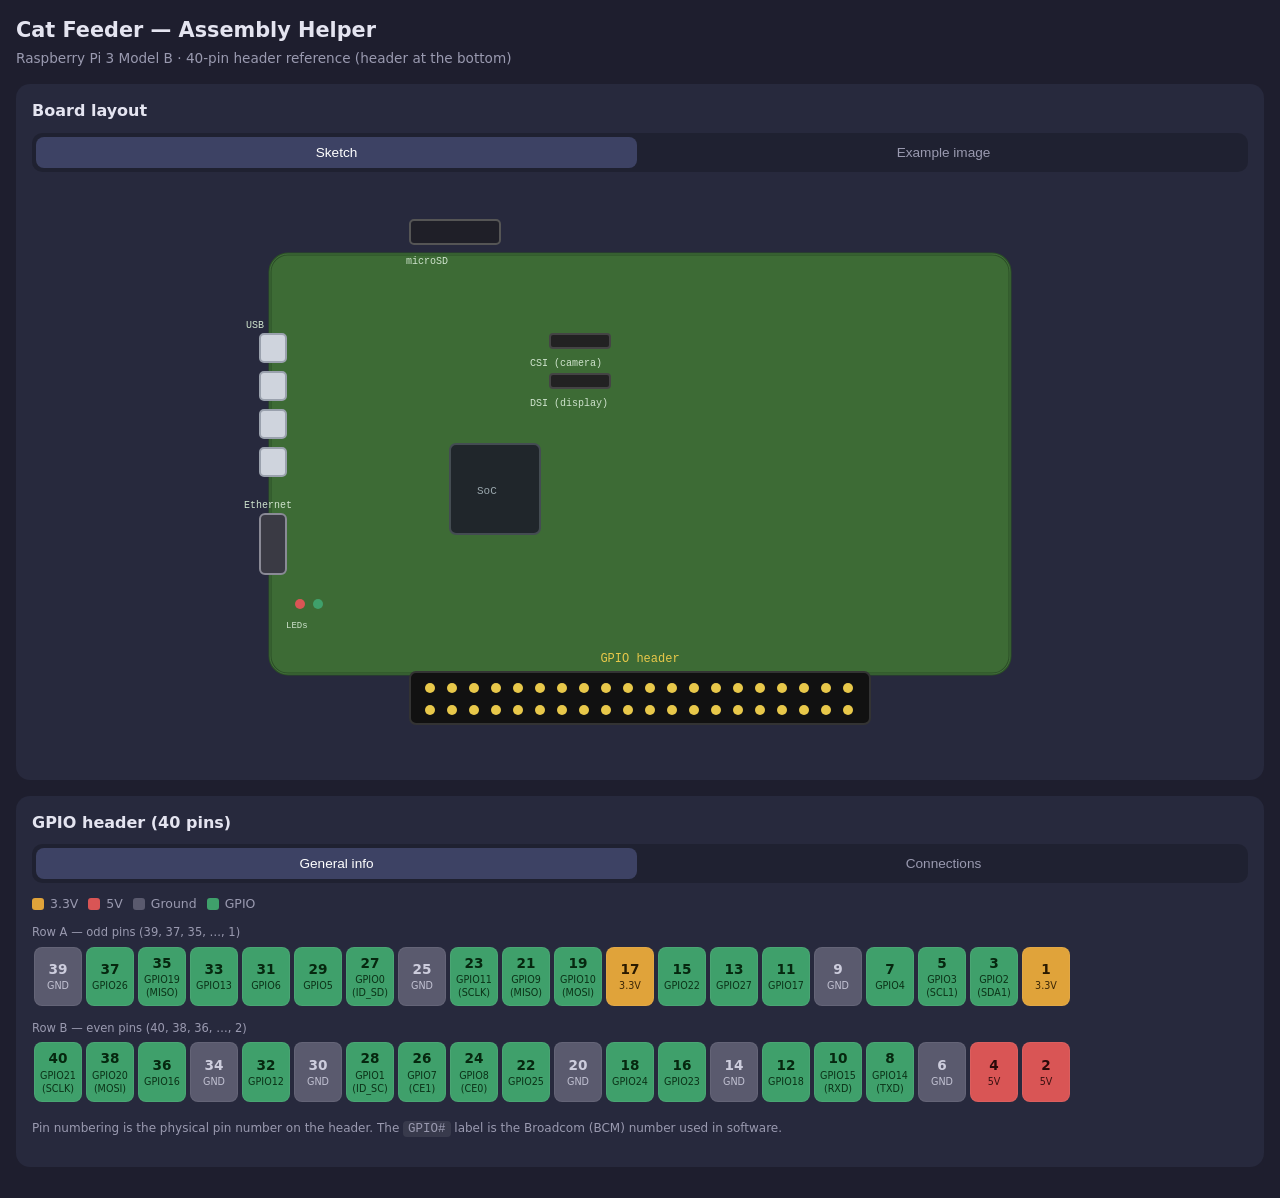
<file: AssemblyHelperPage/index.html>
<!DOCTYPE html>
<html lang="en">
<head>
  <meta charset="UTF-8">
  <meta name="viewport" content="width=device-width, initial-scale=1.0">
  <title>Cat Feeder — Assembly Helper</title>
  <style>
    :root {
      --bg: #1e1e2e;
      --panel: #27293d;
      --text: #e4e4f0;
      --muted: #9a9ab0;
      --board: #1b5e20;
      --board-2: #2e7d32;
      --gold: #c9a227;
      --3v3: #e0a33a;
      --5v: #d95555;
      --gnd: #5a5a6e;
      --gpio: #3fa06b;
      --used: #4f7de0;
    }

    * { box-sizing: border-box; }

    body {
      margin: 0;
      padding: 16px;
      font-family: system-ui, -apple-system, "Segoe UI", Roboto, sans-serif;
      background: var(--bg);
      color: var(--text);
      line-height: 1.4;
    }

    h1 {
      font-size: 1.3rem;
      margin: 0 0 4px;
    }

    .subtitle {
      color: var(--muted);
      font-size: 0.85rem;
      margin: 0 0 16px;
    }

    .card {
      background: var(--panel);
      border-radius: 14px;
      padding: 16px;
      margin-bottom: 16px;
    }

    .card h2 {
      font-size: 1rem;
      margin: 0 0 10px;
    }

    .tabs {
      display: flex;
      gap: 6px;
      margin-bottom: 12px;
      background: rgba(0, 0, 0, 0.2);
      border-radius: 10px;
      padding: 4px;
    }

    .tab {
      flex: 1;
      border: none;
      background: transparent;
      color: var(--muted);
      font-size: 0.85rem;
      padding: 8px 10px;
      border-radius: 8px;
      cursor: pointer;
    }

    .tab.active {
      background: #3d4264;
      color: #ffffff;
    }

    .tab-panel { display: none; }
    .tab-panel.active { display: block; }

    .board-wrap {
      display: flex;
      justify-content: center;
      overflow-x: auto;
    }

    .board-wrap svg {
      max-width: 100%;
      height: auto;
    }

    .board-wrap img {
      max-width: 100%;
      height: auto;
      border-radius: 10px;
      display: block;
      margin: 0 auto;
    }

    .legend {
      display: flex;
      flex-wrap: wrap;
      gap: 10px;
      margin: 4px 0 12px;
    }

    .legend .chip {
      display: inline-flex;
      align-items: center;
      gap: 6px;
      font-size: 0.78rem;
      color: var(--muted);
    }

    .legend .swatch {
      width: 12px;
      height: 12px;
      border-radius: 3px;
      display: inline-block;
    }

    .header-scroll {
      overflow-x: auto;
      padding: 4px 2px 8px;
      -webkit-overflow-scrolling: touch;
    }

    .pin-grid {
      display: grid;
      grid-template-columns: repeat(20, 48px);
      gap: 4px;
      min-width: max-content;
    }

    .pin {
      border-radius: 8px;
      padding: 6px 4px;
      text-align: center;
      background: var(--gnd);
      font-size: 0.7rem;
      min-height: 52px;
      display: flex;
      flex-direction: column;
      justify-content: center;
      border: 1px solid rgba(255, 255, 255, 0.06);
    }

    .pin .num {
      font-weight: 700;
      font-size: 0.85rem;
    }

    .pin .fn {
      font-size: 0.6rem;
      opacity: 0.9;
      word-break: break-word;
    }

    .pin .role {
      font-size: 0.55rem;
      font-weight: 700;
      letter-spacing: 0.03em;
      text-transform: uppercase;
      margin-top: 2px;
    }

    .pin.t-3v3  { background: var(--3v3); color: #2a1a00; }
    .pin.t-5v   { background: var(--5v);  color: #2a0a0a; }
    .pin.t-gnd  { background: var(--gnd); color: #cdcddd; }
    .pin.t-gpio { background: var(--gpio); color: #06270f; }
    .pin.used    { background: var(--used); color: #ffffff; }
    .pin.used .num { color: #ffffff; }

    .row-label {
      display: flex;
      align-items: center;
      gap: 8px;
      font-size: 0.72rem;
      color: var(--muted);
      margin: 6px 0 2px;
      white-space: nowrap;
    }

    .conn-group {
      margin-bottom: 14px;
    }

    .conn-group h3 {
      font-size: 0.88rem;
      margin: 0 0 6px;
      color: var(--text);
    }

    .conn {
      display: flex;
      align-items: center;
      justify-content: space-between;
      gap: 10px;
      padding: 8px 10px;
      margin-bottom: 4px;
      background: rgba(0, 0, 0, 0.18);
      border-radius: 8px;
    }

    .conn .src {
      font-weight: 600;
      font-size: 0.82rem;
    }

    .conn .dst {
      display: inline-flex;
      align-items: center;
      gap: 7px;
      font-size: 0.78rem;
      color: var(--muted);
    }

    .dot {
      width: 10px;
      height: 10px;
      border-radius: 50%;
      flex: none;
    }

    .dot.t-3v3  { background: var(--3v3); }
    .dot.t-5v   { background: var(--5v); }
    .dot.t-gnd  { background: var(--gnd); }
    .dot.t-gpio { background: var(--gpio); }

    .note {
      color: var(--muted);
      font-size: 0.75rem;
      margin-top: 10px;
    }

    code {
      background: rgba(255, 255, 255, 0.08);
      padding: 1px 5px;
      border-radius: 4px;
      font-size: 0.78rem;
    }
  </style>
</head>
<body>
  <h1>Cat Feeder — Assembly Helper</h1>
  <p class="subtitle">Raspberry Pi 3 Model B · 40-pin header reference (header at the bottom)</p>

  <section class="card">
    <h2>Board layout</h2>
    <div class="tabs">
      <button class="tab active" data-tab="sketch">Sketch</button>
      <button class="tab" data-tab="image">Example image</button>
    </div>

    <div class="tab-panel active" id="panel-sketch">
      <div class="board-wrap">
        <svg viewBox="0 0 820 580" width="820" xmlns="http://www.w3.org/2000/svg" role="img" aria-label="Raspberry Pi 3B board layout with GPIO header at the bottom">
          <!-- board -->
          <rect x="40" y="70" width="740" height="420" rx="18" fill="#3d6b35" stroke="#2b4f26" stroke-width="3"/>
          <rect x="40" y="70" width="740" height="420" rx="18" fill="none" stroke="#5a8f52" stroke-width="1" opacity="0.5"/>

          <!-- GPIO header (2x20) at the bottom -->
          <rect x="180" y="488" width="460" height="52" rx="6" fill="#111" stroke="#333" stroke-width="2"/>
          <g fill="#e8c84a">
            <g>
              <circle cx="200" cy="504" r="5"/><circle cx="222" cy="504" r="5"/><circle cx="244" cy="504" r="5"/>
              <circle cx="266" cy="504" r="5"/><circle cx="288" cy="504" r="5"/><circle cx="310" cy="504" r="5"/>
              <circle cx="332" cy="504" r="5"/><circle cx="354" cy="504" r="5"/><circle cx="376" cy="504" r="5"/>
              <circle cx="398" cy="504" r="5"/><circle cx="420" cy="504" r="5"/><circle cx="442" cy="504" r="5"/>
              <circle cx="464" cy="504" r="5"/><circle cx="486" cy="504" r="5"/><circle cx="508" cy="504" r="5"/>
              <circle cx="530" cy="504" r="5"/><circle cx="552" cy="504" r="5"/><circle cx="574" cy="504" r="5"/>
              <circle cx="596" cy="504" r="5"/><circle cx="618" cy="504" r="5"/>
            </g>
            <g>
              <circle cx="200" cy="526" r="5"/><circle cx="222" cy="526" r="5"/><circle cx="244" cy="526" r="5"/>
              <circle cx="266" cy="526" r="5"/><circle cx="288" cy="526" r="5"/><circle cx="310" cy="526" r="5"/>
              <circle cx="332" cy="526" r="5"/><circle cx="354" cy="526" r="5"/><circle cx="376" cy="526" r="5"/>
              <circle cx="398" cy="526" r="5"/><circle cx="420" cy="526" r="5"/><circle cx="442" cy="526" r="5"/>
              <circle cx="464" cy="526" r="5"/><circle cx="486" cy="526" r="5"/><circle cx="508" cy="526" r="5"/>
              <circle cx="530" cy="526" r="5"/><circle cx="552" cy="526" r="5"/><circle cx="574" cy="526" r="5"/>
              <circle cx="596" cy="526" r="5"/><circle cx="618" cy="526" r="5"/>
            </g>
          </g>
          <text x="410" y="478" font-size="12" fill="#e8c84a" font-family="monospace" text-anchor="middle">GPIO header</text>

          <!-- microSD (top) -->
          <rect x="180" y="36" width="90" height="24" rx="4" fill="#1f1f28" stroke="#555" stroke-width="2"/>
          <text x="176" y="80" font-size="10" fill="#cfe3cd" font-family="monospace">microSD</text>

          <!-- USB ports (left) -->
          <rect x="30" y="150" width="26" height="28" rx="4" fill="#cfd4dd" stroke="#9aa1ad" stroke-width="2"/>
          <rect x="30" y="188" width="26" height="28" rx="4" fill="#cfd4dd" stroke="#9aa1ad" stroke-width="2"/>
          <rect x="30" y="226" width="26" height="28" rx="4" fill="#cfd4dd" stroke="#9aa1ad" stroke-width="2"/>
          <rect x="30" y="264" width="26" height="28" rx="4" fill="#cfd4dd" stroke="#9aa1ad" stroke-width="2"/>
          <text x="16" y="144" font-size="10" fill="#cfe3cd" font-family="monospace">USB</text>

          <!-- Ethernet (left lower) -->
          <rect x="30" y="330" width="26" height="60" rx="5" fill="#3a3a44" stroke="#8a8a96" stroke-width="2"/>
          <text x="14" y="324" font-size="10" fill="#cfe3cd" font-family="monospace">Ethernet</text>

          <!-- CSI (camera) -->
          <rect x="320" y="150" width="60" height="14" rx="3" fill="#222" stroke="#444" stroke-width="2"/>
          <text x="300" y="182" font-size="10" fill="#cfe3cd" font-family="monospace">CSI (camera)</text>

          <!-- DSI (display) -->
          <rect x="320" y="190" width="60" height="14" rx="3" fill="#222" stroke="#444" stroke-width="2"/>
          <text x="300" y="222" font-size="10" fill="#cfe3cd" font-family="monospace">DSI (display)</text>

          <!-- SoC -->
          <rect x="220" y="260" width="90" height="90" rx="6" fill="#20262b" stroke="#444c52" stroke-width="2"/>
          <text x="247" y="310" font-size="11" fill="#9aa7ad" font-family="monospace">SoC</text>

          <!-- status LEDs -->
          <circle cx="70" cy="420" r="5" fill="#d95555"/><circle cx="88" cy="420" r="5" fill="#3fa06b"/>
          <text x="56" y="444" font-size="9" fill="#cfe3cd" font-family="monospace">LEDs</text>
        </svg>
      </div>
    </div>

    <div class="tab-panel" id="panel-image">
      <div class="board-wrap">
        <img src="PinsExample.png" alt="Example pin reference">
      </div>
    </div>
  </section>

  <section class="card">
    <h2>GPIO header (40 pins)</h2>
    <div class="tabs">
      <button class="tab active" data-tab="general">General info</button>
      <button class="tab" data-tab="connections">Connections</button>
    </div>

    <div class="tab-panel active" id="panel-general">
      <div class="legend">
        <span class="chip"><span class="swatch" style="background:var(--3v3)"></span>3.3V</span>
        <span class="chip"><span class="swatch" style="background:var(--5v)"></span>5V</span>
        <span class="chip"><span class="swatch" style="background:var(--gnd)"></span>Ground</span>
        <span class="chip"><span class="swatch" style="background:var(--gpio)"></span>GPIO</span>
      </div>

      <div class="row-label">Row A — odd pins (39, 37, 35, …, 1)</div>
      <div class="header-scroll">
        <div class="pin-grid" id="row-odd-general"></div>
      </div>
      <div class="row-label">Row B — even pins (40, 38, 36, …, 2)</div>
      <div class="header-scroll">
        <div class="pin-grid" id="row-even-general"></div>
      </div>

      <p class="note">Pin numbering is the physical pin number on the header. The <code>GPIO#</code> label is the Broadcom (BCM) number used in software.</p>
    </div>

    <div class="tab-panel" id="panel-connections">
      <div class="legend">
        <span class="chip"><span class="swatch" style="background:var(--3v3)"></span>3.3V</span>
        <span class="chip"><span class="swatch" style="background:var(--5v)"></span>5V</span>
        <span class="chip"><span class="swatch" style="background:var(--gnd)"></span>Ground</span>
        <span class="chip"><span class="swatch" style="background:var(--gpio)"></span>GPIO</span>
        <span class="chip"><span class="swatch" style="background:var(--used)"></span>Used in this project</span>
      </div>

      <div class="row-label">Row A — odd pins (39, 37, 35, …, 1)</div>
      <div class="header-scroll">
        <div class="pin-grid" id="row-odd-conn"></div>
      </div>
      <div class="row-label">Row B — even pins (40, 38, 36, …, 2)</div>
      <div class="header-scroll">
        <div class="pin-grid" id="row-even-conn"></div>
      </div>

      <p class="note">Pins used by this project. Motor 1 (dispensing) lives on the left: IN1-IN4 → pins 11/12/13/15. Motor 2 sits at the far right edge: IN1-IN4 → pins 29/31/33/35. PIR VCC is 3.3V (pin 17); verify it matches your sensor.</p>
      <p class="note">HX711 (load cell amplifier) must be powered from <code>3.3V</code> (pin 1), not 5V: its DT/SCK levels follow VCC, and 5V would push ~5V into the Pi's non-5V-tolerant GPIO. VCC → pin 1, GND → pin 6, DT → GPIO24 (pin 18), SCK → GPIO25 (pin 22). Load cell to HX711: Red → E+, Black → E-, White → A-, Green → A+ (colour order varies by cell, check its datasheet).</p>
    </div>
  </section>

  <script>
    const PINS = {
      1:  { fn: "3.3V",          type: "3v3", role: "HX711 VCC" },
      2:  { fn: "5V",            type: "5v", role: "Pi 5V" },
      3:  { fn: "GPIO2 (SDA1)",  type: "gpio" },
      4:  { fn: "5V",            type: "5v" },
      5:  { fn: "GPIO3 (SCL1)",  type: "gpio" },
      6:  { fn: "GND",           type: "gnd", role: "HX711 GND" },
      7:  { fn: "GPIO4",         type: "gpio" },
      8:  { fn: "GPIO14 (TXD)",  type: "gpio" },
      9:  { fn: "GND",           type: "gnd", role: "PIR GND" },
      10: { fn: "GPIO15 (RXD)",  type: "gpio" },
      11: { fn: "GPIO17",        type: "gpio", role: "M1 IN1" },
      12: { fn: "GPIO18",        type: "gpio", role: "M1 IN2" },
      13: { fn: "GPIO27",        type: "gpio", role: "M1 IN3" },
      14: { fn: "GND",           type: "gnd" },
      15: { fn: "GPIO22",        type: "gpio", role: "M1 IN4" },
      16: { fn: "GPIO23",        type: "gpio", role: "PIR" },
      17: { fn: "3.3V",          type: "3v3", role: "PIR VCC" },
      18: { fn: "GPIO24",        type: "gpio", role: "HX711 DT" },
      19: { fn: "GPIO10 (MOSI)", type: "gpio" },
      20: { fn: "GND",           type: "gnd" },
      21: { fn: "GPIO9 (MISO)",  type: "gpio" },
      22: { fn: "GPIO25",        type: "gpio", role: "HX711 SCK" },
      23: { fn: "GPIO11 (SCLK)", type: "gpio" },
      24: { fn: "GPIO8 (CE0)",   type: "gpio" },
      25: { fn: "GND",           type: "gnd" },
      26: { fn: "GPIO7 (CE1)",   type: "gpio" },
      27: { fn: "GPIO0 (ID_SD)", type: "gpio" },
      28: { fn: "GPIO1 (ID_SC)", type: "gpio" },
      29: { fn: "GPIO5",         type: "gpio", role: "M2 IN1" },
      30: { fn: "GND",           type: "gnd" },
      31: { fn: "GPIO6",         type: "gpio", role: "M2 IN2" },
      32: { fn: "GPIO12",        type: "gpio" },
      33: { fn: "GPIO13",        type: "gpio", role: "M2 IN3" },
      34: { fn: "GND",           type: "gnd" },
      35: { fn: "GPIO19 (MISO)", type: "gpio", role: "M2 IN4" },
      36: { fn: "GPIO16",        type: "gpio" },
      37: { fn: "GPIO26",        type: "gpio" },
      38: { fn: "GPIO20 (MOSI)", type: "gpio" },
      39: { fn: "GND",           type: "gnd" },
      40: { fn: "GPIO21 (SCLK)", type: "gpio" }
    };

    function renderRow(rowEl, nums, withRoles) {
      rowEl.innerHTML = "";
      nums.forEach(n => {
        const p = PINS[n];
        const hasRole = withRoles && p.role;
        const cell = document.createElement("div");
        cell.className = "pin t-" + p.type + (hasRole ? " used" : "");
        cell.innerHTML =
          '<span class="num">' + n + '</span>' +
          '<span class="fn">' + p.fn + '</span>' +
          (hasRole ? '<span class="role">' + p.role + '</span>' : "");
        rowEl.appendChild(cell);
      });
    }

    const odd = [], even = [];
    for (let n = 1; n <= 40; n++) {
      (n % 2 === 1 ? odd : even).push(n);
    }
    odd.reverse();
    even.reverse();

    renderRow(document.getElementById("row-odd-general"), odd, false);
    renderRow(document.getElementById("row-even-general"), even, false);
    renderRow(document.getElementById("row-odd-conn"), odd, true);
    renderRow(document.getElementById("row-even-conn"), even, true);

    document.querySelectorAll(".tabs").forEach(group => {
      group.querySelectorAll(".tab").forEach(tab => {
        tab.addEventListener("click", () => {
          group.querySelectorAll(".tab").forEach(t => t.classList.remove("active"));
          tab.classList.add("active");
          const card = group.closest(".card");
          card.querySelectorAll(".tab-panel").forEach(p => p.classList.remove("active"));
          card.querySelector("#panel-" + tab.dataset.tab).classList.add("active");
        });
      });
    });


  </script>
</body>
</html>
</file>
